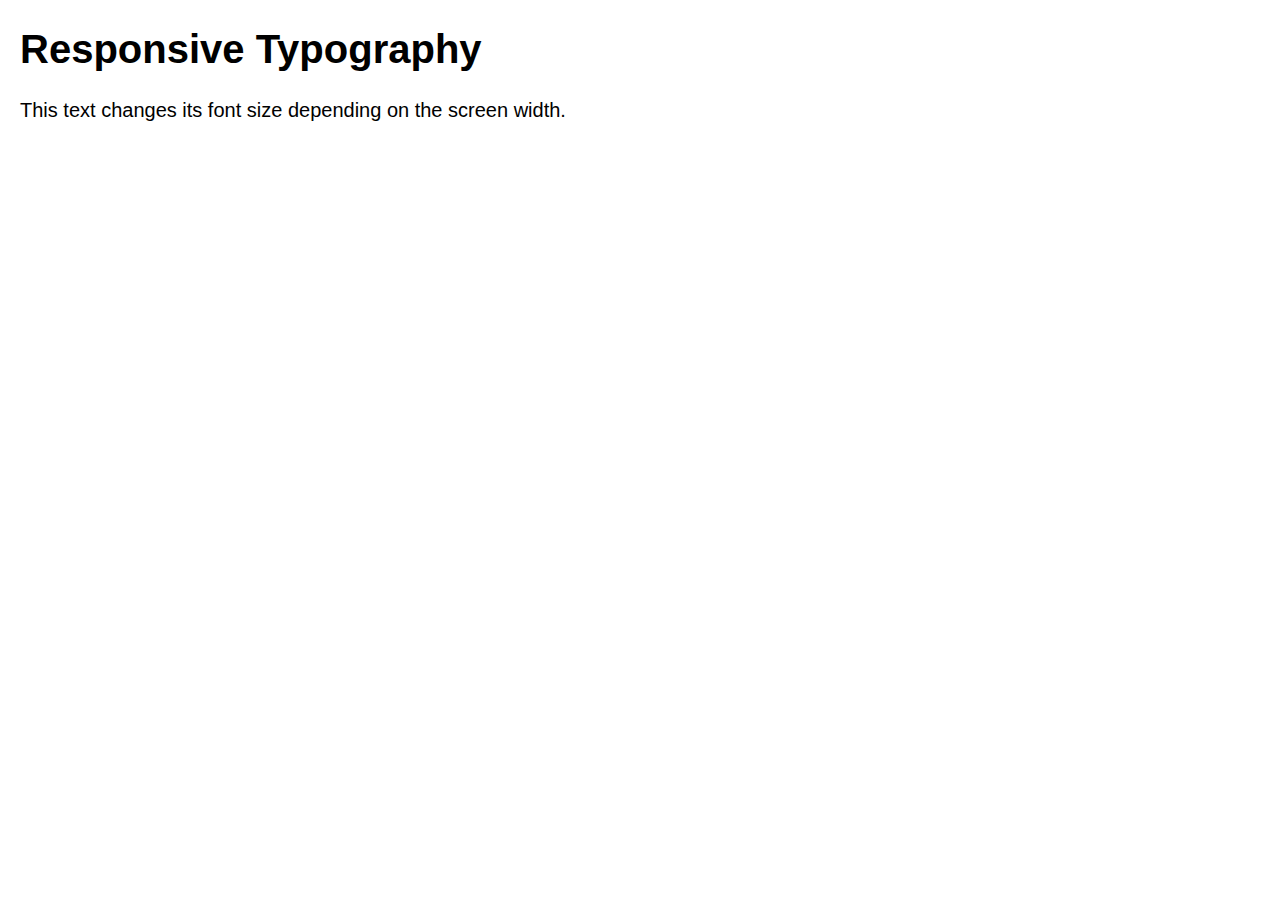
<file: task0/index.html>
<!DOCTYPE html>
<html lang="en">
  <head>
    <meta charset="UTF-8" />
    <meta name="viewport" content="width=device-width, initial-scale=1.0" />
    <title>Responsive Typography</title>
    <link rel="stylesheet" href="style.css" />
  </head>
  <body>
    <h1>Responsive Typography</h1>
    <p>This text changes its font size depending on the screen width.</p>
  </body>
</html>
</file>
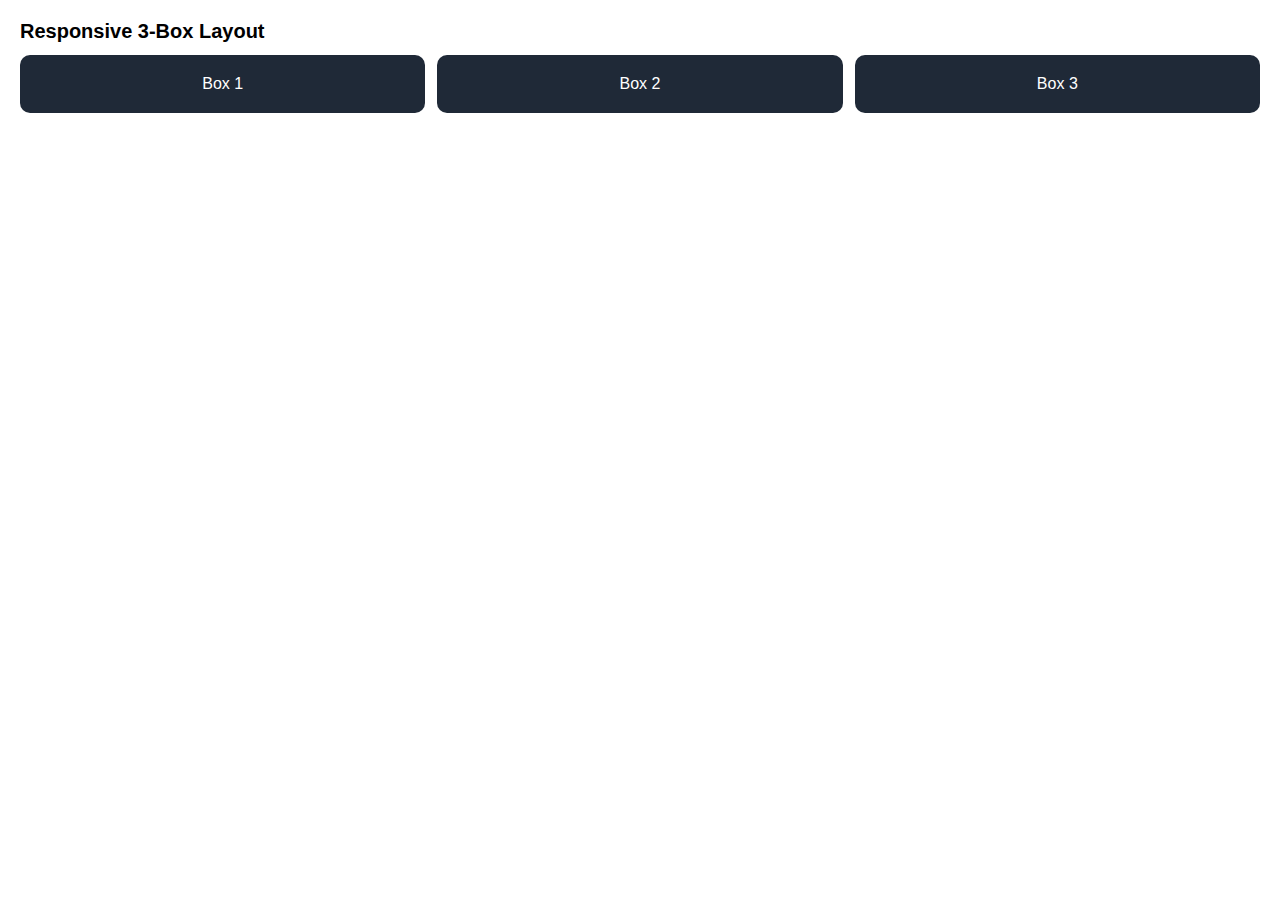
<file: task1/index.html>
<!DOCTYPE html>
<html lang="en">
  <head>
    <meta charset="UTF-8" />
    <meta name="viewport" content="width=device-width, initial-scale=1.0" />
    <title>Responsive Layout</title>
    <link rel="stylesheet" href="style.css" />
  </head>
  <body>
    <h1>Responsive 3-Box Layout</h1>
    <div class="grid">
      <div class="box">Box 1</div>
      <div class="box">Box 2</div>
      <div class="box">Box 3</div>
    </div>
  </body>
</html>
</file>
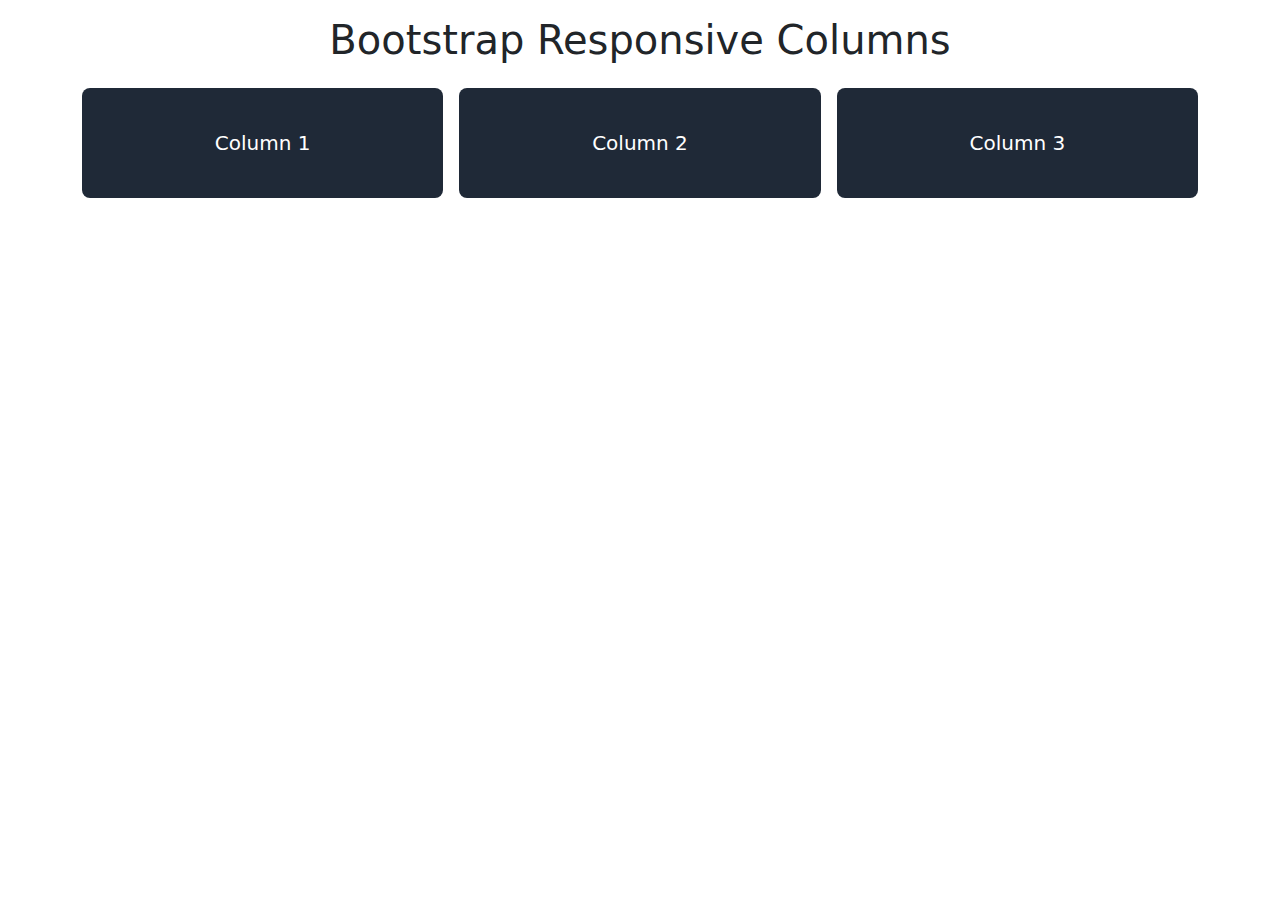
<file: task2/index.html>
<!DOCTYPE html>
<html lang="en">
  <head>
    <meta charset="UTF-8" />
    <meta name="viewport" content="width=device-width, initial-scale=1.0" />
    <title>Bootstrap Responsive Columns</title>
    <link
      href="https://cdn.jsdelivr.net/npm/bootstrap@5.3.3/dist/css/bootstrap.min.css"
      rel="stylesheet"
    />
    <link rel="stylesheet" href="style.css" />
  </head>
  <body class="p-3">
    <h1 class="text-center mb-4">Bootstrap Responsive Columns</h1>

    <div class="container">
      <div class="row g-3">
        <div class="col-12 col-md-6 col-lg-4">
          <div class="box">Column 1</div>
        </div>
        <div class="col-12 col-md-6 col-lg-4">
          <div class="box">Column 2</div>
        </div>
        <div class="col-12 col-md-6 col-lg-4">
          <div class="box">Column 3</div>
        </div>
      </div>
    </div>
  </body>
</html>
</file>
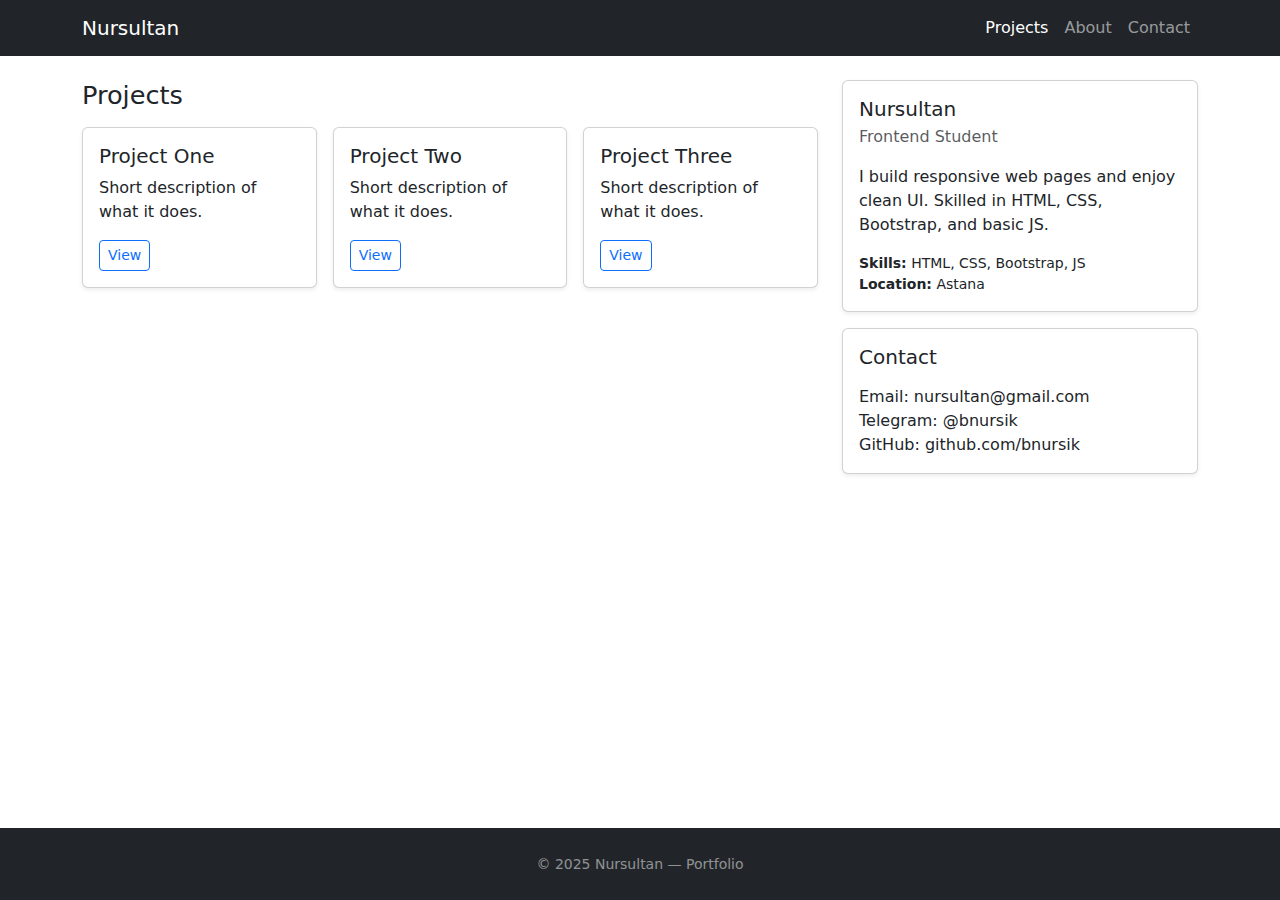
<file: task4/index.html>
<!DOCTYPE html>
<html lang="en">
  <head>
    <meta charset="UTF-8" />
    <meta name="viewport" content="width=device-width, initial-scale=1" />
    <title>Responsive Portfolio</title>

    <link
      href="https://cdn.jsdelivr.net/npm/bootstrap@5.3.3/dist/css/bootstrap.min.css"
      rel="stylesheet"
    />
    <link rel="stylesheet" href="style.css" />
  </head>
  <body>
    <!-- Header: Bootstrap Navbar -->
    <nav class="navbar navbar-expand navbar-dark bg-dark">
      <div class="container">
        <a class="navbar-brand" href="#">Nursultan</a>
        <ul class="navbar-nav ms-auto">
          <li class="nav-item">
            <a class="nav-link active" href="#projects">Projects</a>
          </li>
          <li class="nav-item"><a class="nav-link" href="#about">About</a></li>
          <li class="nav-item">
            <a class="nav-link" href="#contact">Contact</a>
          </li>
        </ul>
      </div>
    </nav>

    <!-- Main -->
    <main class="container my-4">
      <div class="row g-4">
        <!-- Left: Projects -->
        <section id="projects" class="col-12 col-lg-8">
          <h2 class="section-title mb-3">Projects</h2>

          <!-- Bootstrap Grid for cards -->
          <div class="row g-3">
            <div class="col-12 col-md-6 col-xl-4">
              <article class="card h-100 shadow-sm">
                <div class="card-body">
                  <h5 class="card-title">Project One</h5>
                  <p class="card-text">Short description of what it does.</p>
                  <button class="btn btn-outline-primary btn-sm" type="button">
                    View
                  </button>
                </div>
              </article>
            </div>

            <div class="col-12 col-md-6 col-xl-4">
              <article class="card h-100 shadow-sm">
                <div class="card-body">
                  <h5 class="card-title">Project Two</h5>
                  <p class="card-text">Short description of what it does.</p>
                  <button class="btn btn-outline-primary btn-sm" type="button">
                    View
                  </button>
                </div>
              </article>
            </div>

            <div class="col-12 col-md-6 col-xl-4">
              <article class="card h-100 shadow-sm">
                <div class="card-body">
                  <h5 class="card-title">Project Three</h5>
                  <p class="card-text">Short description of what it does.</p>
                  <button class="btn btn-outline-primary btn-sm" type="button">
                    View
                  </button>
                </div>
              </article>
            </div>
          </div>
        </section>

        <!-- Right: Sidebar -->
        <aside id="about" class="col-12 col-lg-4">
          <div class="card shadow-sm">
            <div class="card-body">
              <div class="mb-3">
                <h3 class="h5 mb-1">Nursultan</h3>
                <p class="text-muted mb-0">Frontend Student</p>
              </div>
              <p class="bio">
                I build responsive web pages and enjoy clean UI. Skilled in
                HTML, CSS, Bootstrap, and basic JS.
              </p>
              <ul class="list-unstyled small mb-0">
                <li><strong>Skills:</strong> HTML, CSS, Bootstrap, JS</li>
                <li><strong>Location:</strong> Astana</li>
              </ul>
            </div>
          </div>

          <div id="contact" class="card shadow-sm mt-3">
            <div class="card-body">
              <h3 class="h5 mb-3">Contact</h3>
              <ul class="list-unstyled mb-0">
                <li>Email: nursultan@gmail.com</li>
                <li>Telegram: @bnursik</li>
                <li>GitHub: github.com/bnursik</li>
              </ul>
            </div>
          </div>
        </aside>
      </div>
    </main>

    <!-- Footer-->
    <footer class="py-4 bg-dark text-center text-white-50">
      <div class="container">
        <small>&copy; 2025 Nursultan — Portfolio</small>
      </div>
    </footer>
  </body>
</html>
</file>
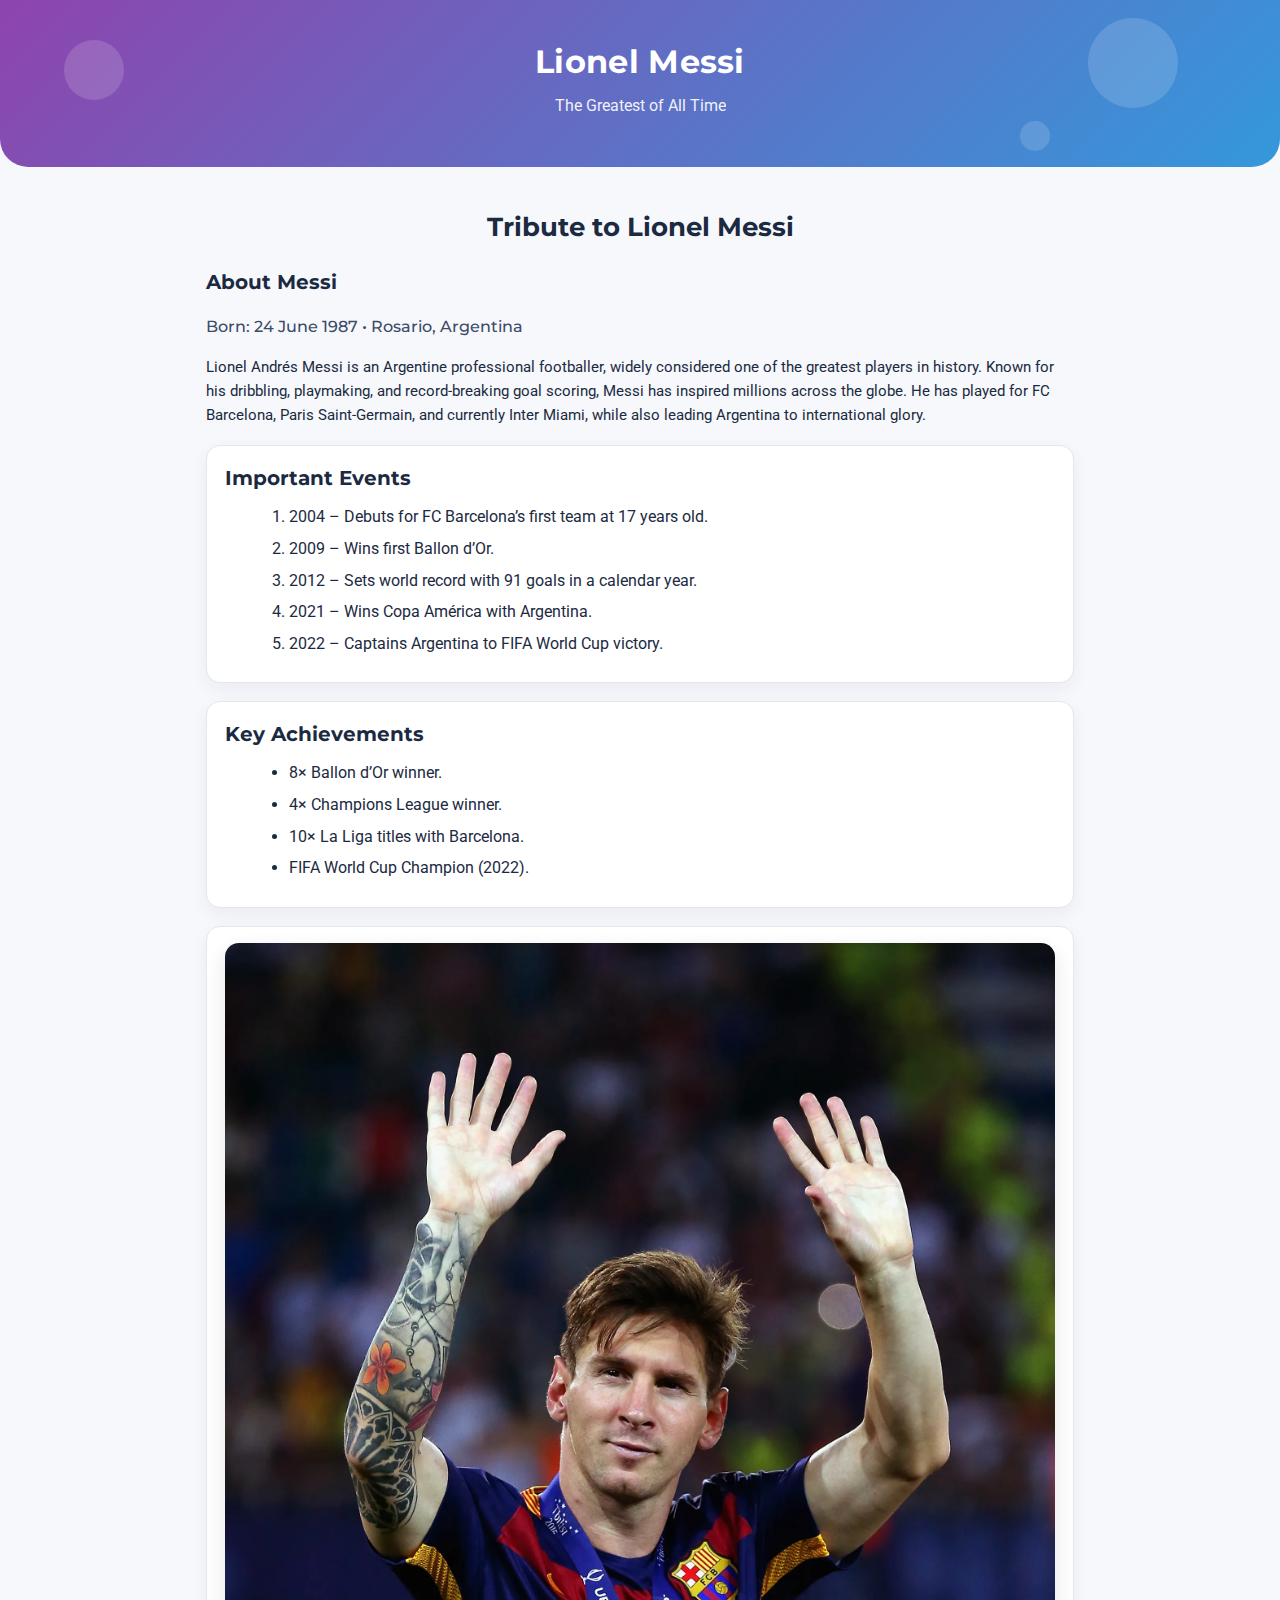
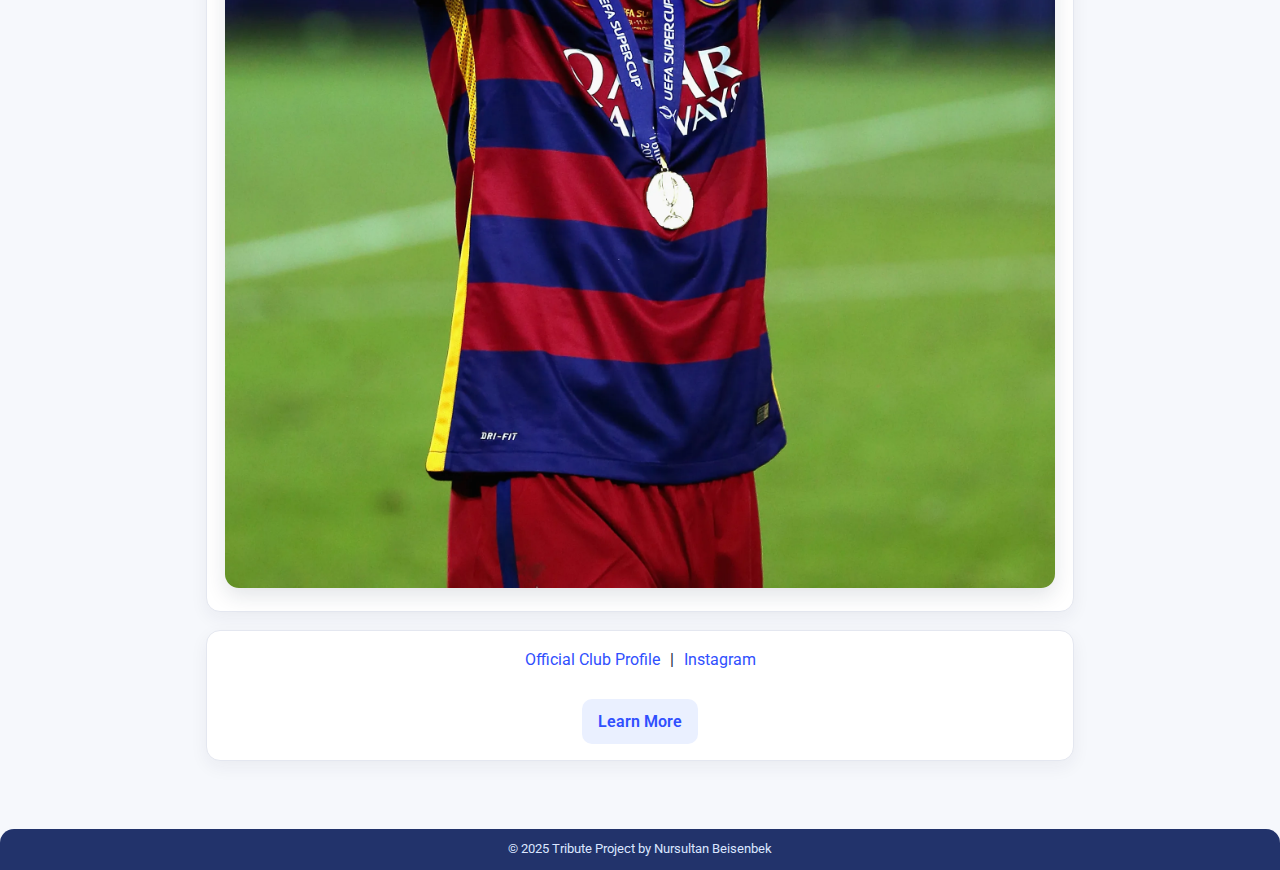
<file: asik2/task2/index.html>
<!DOCTYPE html>
<html lang="en">
  <head>
    <meta charset="UTF-8" />
    <meta name="viewport" content="width=device-width, initial-scale=1.0" />
    <title>Lionel Messi • Tribute Page</title>
    <link rel="stylesheet" href="style.css" />
    <!-- Google Fonts -->
    <link
      href="https://fonts.googleapis.com/css2?family=Montserrat:wght@600&family=Roboto&display=swap"
      rel="stylesheet"
    />
  </head>
  <body>
    <div class="banner">
      <div class="shell">
        <div class="site-title">Lionel Messi</div>
        <div class="site-sub">The Greatest of All Time</div>
      </div>
      <div class="bubble b1"></div>
      <div class="bubble b2"></div>
      <div class="bubble b3"></div>
    </div>

    <div class="shell">
      <div class="content">
        <h1>Tribute to Lionel Messi</h1>
        <h2>About Messi</h2>
        <h3>Born: 24 June 1987 • Rosario, Argentina</h3>
        <p>
          Lionel Andrés Messi is an Argentine professional footballer, widely
          considered one of the greatest players in history. Known for his
          dribbling, playmaking, and record-breaking goal scoring, Messi has
          inspired millions across the globe. He has played for FC Barcelona,
          Paris Saint-Germain, and currently Inter Miami, while also leading
          Argentina to international glory.
        </p>

        <div class="card">
          <h2>Important Events</h2>
          <ol>
            <li>
              2004 – Debuts for FC Barcelona’s first team at 17 years old.
            </li>
            <li>2009 – Wins first Ballon d’Or.</li>
            <li>2012 – Sets world record with 91 goals in a calendar year.</li>
            <li>2021 – Wins Copa América with Argentina.</li>
            <li>2022 – Captains Argentina to FIFA World Cup victory.</li>
          </ol>
        </div>

        <div class="card">
          <h2>Key Achievements</h2>
          <ul>
            <li>8× Ballon d’Or winner.</li>
            <li>4× Champions League winner.</li>
            <li>10× La Liga titles with Barcelona.</li>
            <li>FIFA World Cup Champion (2022).</li>
          </ul>
        </div>

        <div class="card img-card">
          <img src="messi.webp" alt="Lionel Messi playing for Argentina" />
        </div>

        <div class="card links">
          <a
            href="https://www.intermiamicf.com/players/lionel-messi"
            target="_blank"
            >Official Club Profile</a
          >
          |
          <a href="https://www.instagram.com/leomessi/" target="_blank"
            >Instagram</a
          >
          <br /><br />
          <a
            class="btn"
            href="https://en.wikipedia.org/wiki/Lionel_Messi"
            target="_blank"
            >Learn More</a
          >
        </div>
      </div>
    </div>

    <div class="footer">© 2025 Tribute Project by Nursultan Beisenbek</div>
  </body>
</html>
</file>
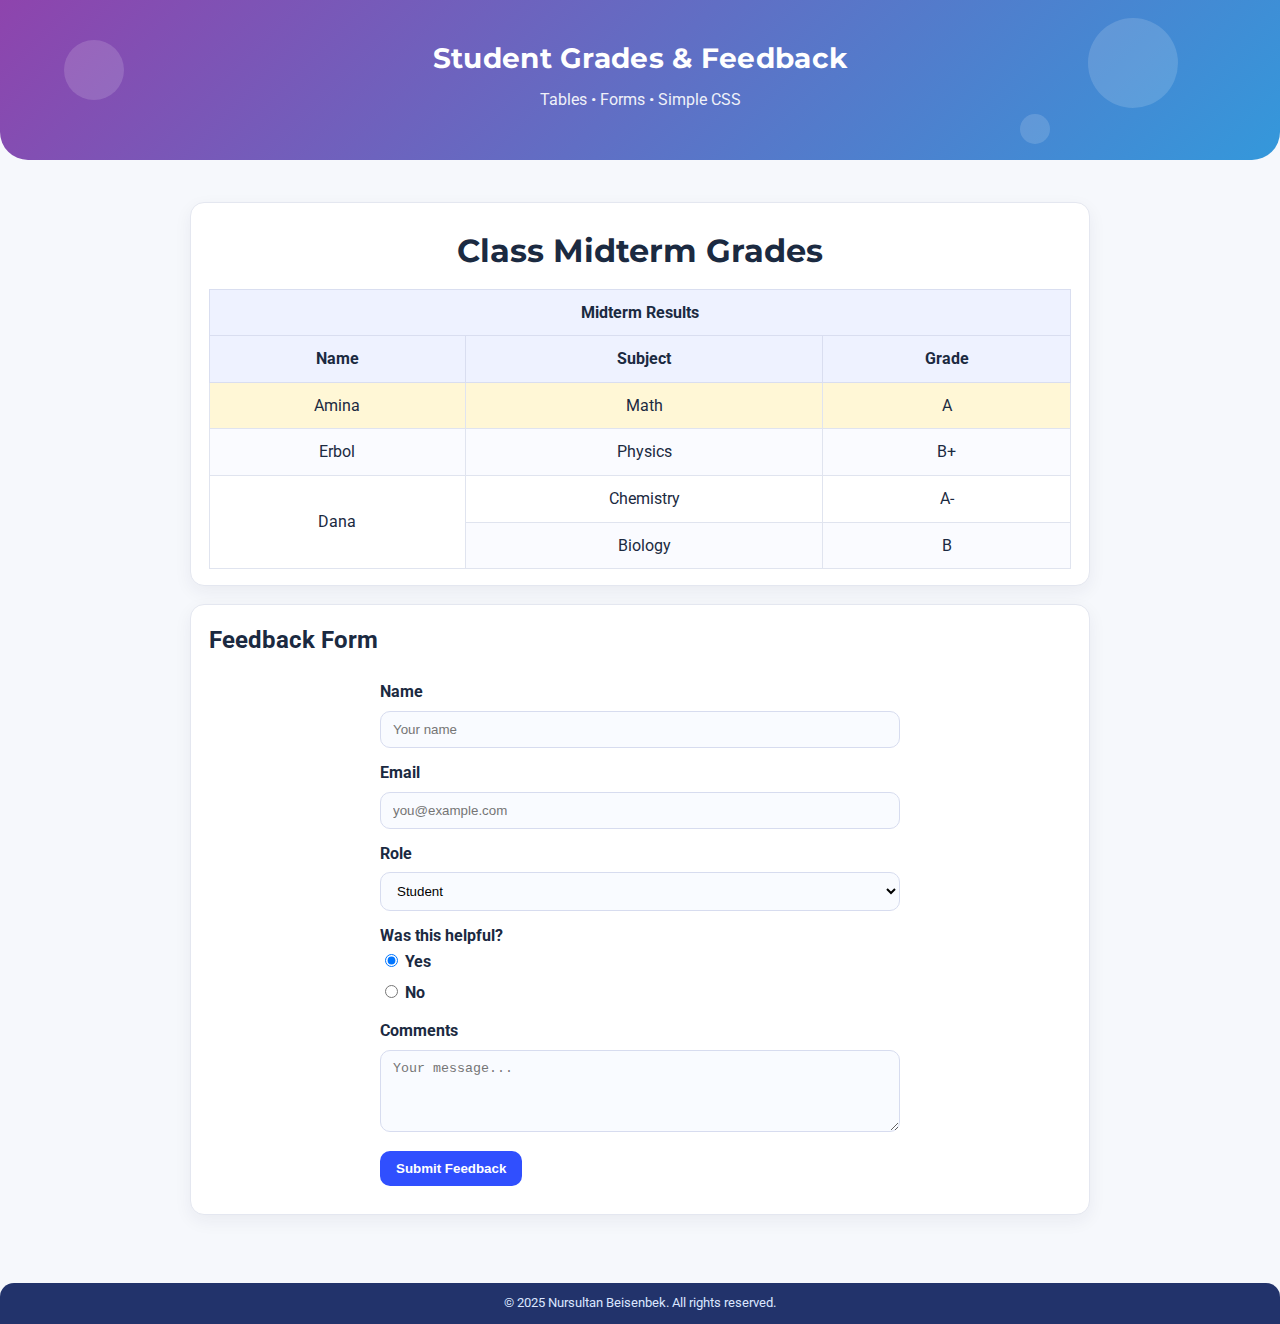
<file: asik2/task3/index.html>
<!DOCTYPE html>
<html lang="en">
  <head>
    <meta charset="UTF-8" />
    <meta name="viewport" content="width=device-width, initial-scale=1.0" />
    <title>Student Grades & Feedback</title>
    <link rel="stylesheet" href="style.css" />
    <link
      href="https://fonts.googleapis.com/css2?family=Montserrat:wght@600&family=Roboto&display=swap"
      rel="stylesheet"
    />
  </head>
  <body>
    <div class="banner">
      <div class="shell">
        <div class="site-title">Student Grades & Feedback</div>
        <div class="site-sub">Tables • Forms • Simple CSS</div>
      </div>
      <div class="bubble b1"></div>
      <div class="bubble b2"></div>
      <div class="bubble b3"></div>
    </div>

    <div class="shell content">
      <div class="card">
        <h1 id="grades-title">Class Midterm Grades</h1>

        <table class="grades">
          <thead>
            <tr>
              <th colspan="3">Midterm Results</th>
            </tr>
            <tr>
              <th>Name</th>
              <th>Subject</th>
              <th>Grade</th>
            </tr>
          </thead>
          <tbody>
            <tr class="highlight-row">
              <td>Amina</td>
              <td>Math</td>
              <td>A</td>
            </tr>
            <tr>
              <td>Erbol</td>
              <td>Physics</td>
              <td>B+</td>
            </tr>
            <tr>
              <td rowspan="2">Dana</td>
              <td>Chemistry</td>
              <td>A-</td>
            </tr>
            <tr>
              <td>Biology</td>
              <td>B</td>
            </tr>
          </tbody>
        </table>
      </div>

      <div class="card form-card">
        <h2>Feedback Form</h2>
        <form id="feedback-form" action="#" method="post">
          <div class="form-row">
            <label for="name">Name</label>
            <input id="name" type="text" placeholder="Your name" required />
          </div>

          <div class="form-row">
            <label for="email">Email</label>
            <input
              id="email"
              type="email"
              placeholder="you@example.com"
              required
            />
          </div>

          <div class="form-row">
            <label for="role">Role</label>
            <select id="role">
              <option>Student</option>
              <option>Teacher</option>
              <option>Other</option>
            </select>
          </div>

          <div class="form-row">
            <span class="label-inline">Was this helpful?</span>
            <label class="radio-inline">
              <input type="radio" name="helpful" value="yes" checked /> Yes
            </label>
            <label class="radio-inline">
              <input type="radio" name="helpful" value="no" /> No
            </label>
          </div>

          <div class="form-row">
            <label for="comments">Comments</label>
            <textarea
              id="comments"
              rows="4"
              placeholder="Your message..."
            ></textarea>
          </div>

          <div class="form-row">
            <button class="btn" type="submit">Submit Feedback</button>
          </div>
        </form>
      </div>
    </div>

    <div class="footer">© 2025 Nursultan Beisenbek. All rights reserved.</div>
  </body>
</html>
</file>
<file: task0/style.css>
/* Default: Mobile (smallest) */
body {
  font-family: Arial, sans-serif;
  margin: 20px;
}

h1 {
  font-size: 24px;
}

p {
  font-size: 16px;
}

/* Tablet */
@media (min-width: 768px) {
  h1 {
    font-size: 32px;
  }
  p {
    font-size: 18px;
  }
}

/* Desktop */
@media (min-width: 992px) {
  h1 {
    font-size: 40px;
  }
  p {
    font-size: 20px;
  }
}
</file>
<file: task1/style.css>
/* Mobile-first: stacked vertically (1 column) */
* {
  box-sizing: border-box;
}
body {
  margin: 20px;
  font-family: Arial, sans-serif;
}
h1 {
  font-size: 20px;
  margin: 0 0 12px;
}

.grid {
  display: grid;
  grid-template-columns: 1fr; /* mobile: 1 per row */
  gap: 12px;
}

.box {
  padding: 20px;
  background: #1f2937;
  color: #fff;
  border-radius: 10px;
  text-align: center;
}

/* Tablet: 2 per row */
@media (min-width: 768px) {
  .grid {
    grid-template-columns: repeat(2, 1fr);
  }
}

/* Desktop: 3 per row */
@media (min-width: 992px) {
  .grid {
    grid-template-columns: repeat(3, 1fr);
  }
}
</file>
<file: task2/style.css>
.box {
  background: #1f2937;
  color: white;
  padding: 40px 0;
  text-align: center;
  border-radius: 8px;
  font-size: 20px;
}
</file>
<file: task4/style.css>
html,
body {
  height: 100%;
}
body {
  display: flex;
  flex-direction: column;
  min-height: 100vh;
}
main {
  flex: 1 0 auto;
}

@media (max-width: 575.98px) {
  .bio {
    display: none;
  }
}

@media (min-width: 768px) {
  .section-title {
    font-size: 1.4rem;
  }
}
@media (min-width: 992px) {
  .section-title {
    font-size: 1.6rem;
  }
}
</file>
<file: asik2/task2/style.css>
* {
  box-sizing: border-box;
}
html,
body {
  margin: 0;
  padding: 0;
}
body {
  font-family: "Roboto", sans-serif;
  color: #1b2a41;
  background: #f6f8fc;
  line-height: 1.6;
}

.shell {
  max-width: 900px;
  margin: 0 auto;
  padding: 0 16px;
}
.content {
  padding: 24px 0;
}

.banner {
  position: relative;
  background: linear-gradient(135deg, #8e44ad, #3498db);
  color: #fff;
  padding: 36px 0 48px;
  border-bottom-left-radius: 28px;
  border-bottom-right-radius: 28px;
  text-align: center;
}
.site-title {
  font-family: "Montserrat", sans-serif;
  font-size: 32px;
  font-weight: 700;
  letter-spacing: 0.3px;
}
.site-sub {
  opacity: 0.9;
  margin-top: 6px;
}
.bubble {
  position: absolute;
  border-radius: 50%;
  opacity: 0.15;
  background: #fff;
}
.b1 {
  width: 90px;
  height: 90px;
  right: 8%;
  top: 18px;
}
.b2 {
  width: 60px;
  height: 60px;
  left: 5%;
  top: 40px;
}
.b3 {
  width: 30px;
  height: 30px;
  right: 18%;
  bottom: 16px;
}

h1,
h2,
h3 {
  font-family: "Montserrat", sans-serif;
  margin-top: 16px;
  color: #1b2a41;
}
h1 {
  font-size: 26px;
  text-align: center;
}
h2 {
  font-size: 20px;
  margin-bottom: 6px;
}
h3 {
  font-size: 16px;
  color: #3d4c68;
  font-weight: 500;
}

p {
  margin: 12px 0;
  font-size: 15px;
}

.card {
  background: #fff;
  border: 1px solid #e4e7f0;
  border-radius: 14px;
  padding: 16px 18px;
  margin: 18px 0;
  box-shadow: 0 6px 18px rgba(27, 42, 65, 0.06);
}
.card h2 {
  margin-top: 0;
}

ol,
ul {
  margin: 10px 0 10px 24px;
}
ol li,
ul li {
  margin-bottom: 6px;
}

.img-card {
  text-align: center;
}
.img-card img {
  max-width: 100%;
  border-radius: 14px;
  box-shadow: 0 8px 20px rgba(27, 42, 65, 0.12);
}

.links {
  text-align: center;
}
.links a {
  text-decoration: none;
  color: #304ffe;
  margin: 0 6px;
}
.links a:hover {
  text-decoration: underline;
}

.btn {
  display: inline-block;
  margin-top: 10px;
  padding: 10px 16px;
  background: #eaf0ff;
  color: #304ffe;
  border-radius: 10px;
  text-decoration: none;
  font-weight: 600;
}
.btn:hover {
  opacity: 0.9;
}

.footer {
  background: #22336b;
  color: #dbe6ff;
  text-align: center;
  padding: 10px 12px;
  font-size: 13px;
  margin-top: 26px;
  border-top-left-radius: 14px;
  border-top-right-radius: 14px;
}
</file>
<file: asik2/task3/style.css>
* {
  box-sizing: border-box;
}
html,
body {
  margin: 0;
  padding: 0;
}
body {
  font-family: "Roboto", sans-serif;
  color: #1b2a41;
  background: #f6f8fc;
  line-height: 1.6;
}

.shell {
  max-width: 900px;
  margin: 0 auto;
  padding: 0 16px;
}
.content {
  padding: 24px 0;
}

/* Banner + nav (same style family as before) */
.banner {
  position: relative;
  background: linear-gradient(135deg, #8e44ad, #3498db);
  color: #fff;
  padding: 36px 0 48px;
  border-bottom-left-radius: 28px;
  border-bottom-right-radius: 28px;
  text-align: center;
}
.site-title {
  font-family: "Montserrat", sans-serif;
  font-size: 28px;
  font-weight: 700;
  letter-spacing: 0.3px;
}
.site-sub {
  opacity: 0.9;
  margin-top: 6px;
}
.bubble {
  position: absolute;
  border-radius: 50%;
  opacity: 0.15;
  background: #fff;
}
.b1 {
  width: 90px;
  height: 90px;
  right: 8%;
  top: 18px;
}
.b2 {
  width: 60px;
  height: 60px;
  left: 5%;
  top: 40px;
}
.b3 {
  width: 30px;
  height: 30px;
  right: 18%;
  bottom: 16px;
}

/* Cards */
.card {
  background: #fff;
  border: 1px solid #e4e7f0;
  border-radius: 14px;
  padding: 16px 18px;
  margin: 18px 0;
  box-shadow: 0 6px 18px rgba(27, 42, 65, 0.06);
}

/* Table */
#grades-title {
  font-family: "Montserrat", sans-serif;
  text-align: center;
  color: #1b2a41;
  margin: 6px 0 12px;
}
table.grades {
  width: 100%;
  border-collapse: collapse;
  border: 1px solid #e0e4ef;
}
.grades thead th {
  background: #eef2ff;
  color: #1b2a41;
  text-align: center;
  padding: 10px 8px;
  border: 1px solid #d9def0;
}
.grades td,
.grades th {
  border: 1px solid #e0e4ef;
  padding: 10px 8px;
  text-align: center;
}
.grades tbody tr:nth-child(even) {
  background: #fafbff;
}
.highlight-row {
  background: #fff7d6;
}

/* Form */
.form-card h2 {
  margin-top: 0;
}
#feedback-form {
  max-width: 520px;
  margin: 0 auto;
}
.form-row {
  margin: 12px 0;
  display: block;
}
label {
  font-weight: 700;
  display: block;
  margin-bottom: 6px;
}
.label-inline {
  font-weight: 700;
  margin-right: 10px;
}
.radio-inline {
  margin-right: 14px;
}
input[type="text"],
input[type="email"],
select,
textarea {
  width: 100%;
  padding: 10px 12px;
  border: 1px solid #d7dcef;
  border-radius: 10px;
  background: #f9fbff;
}
textarea {
  resize: vertical;
}
.btn {
  display: inline-block;
  padding: 10px 16px;
  background: #304ffe;
  color: #fff;
  border-radius: 10px;
  text-decoration: none;
  font-weight: 600;
  border: none;
  cursor: pointer;
}
.btn:hover {
  opacity: 0.9;
}

/* Footer */
.footer {
  background: #22336b;
  color: #dbe6ff;
  text-align: center;
  padding: 10px 12px;
  font-size: 13px;
  margin-top: 26px;
  border-top-left-radius: 14px;
  border-top-right-radius: 14px;
}
</file>
